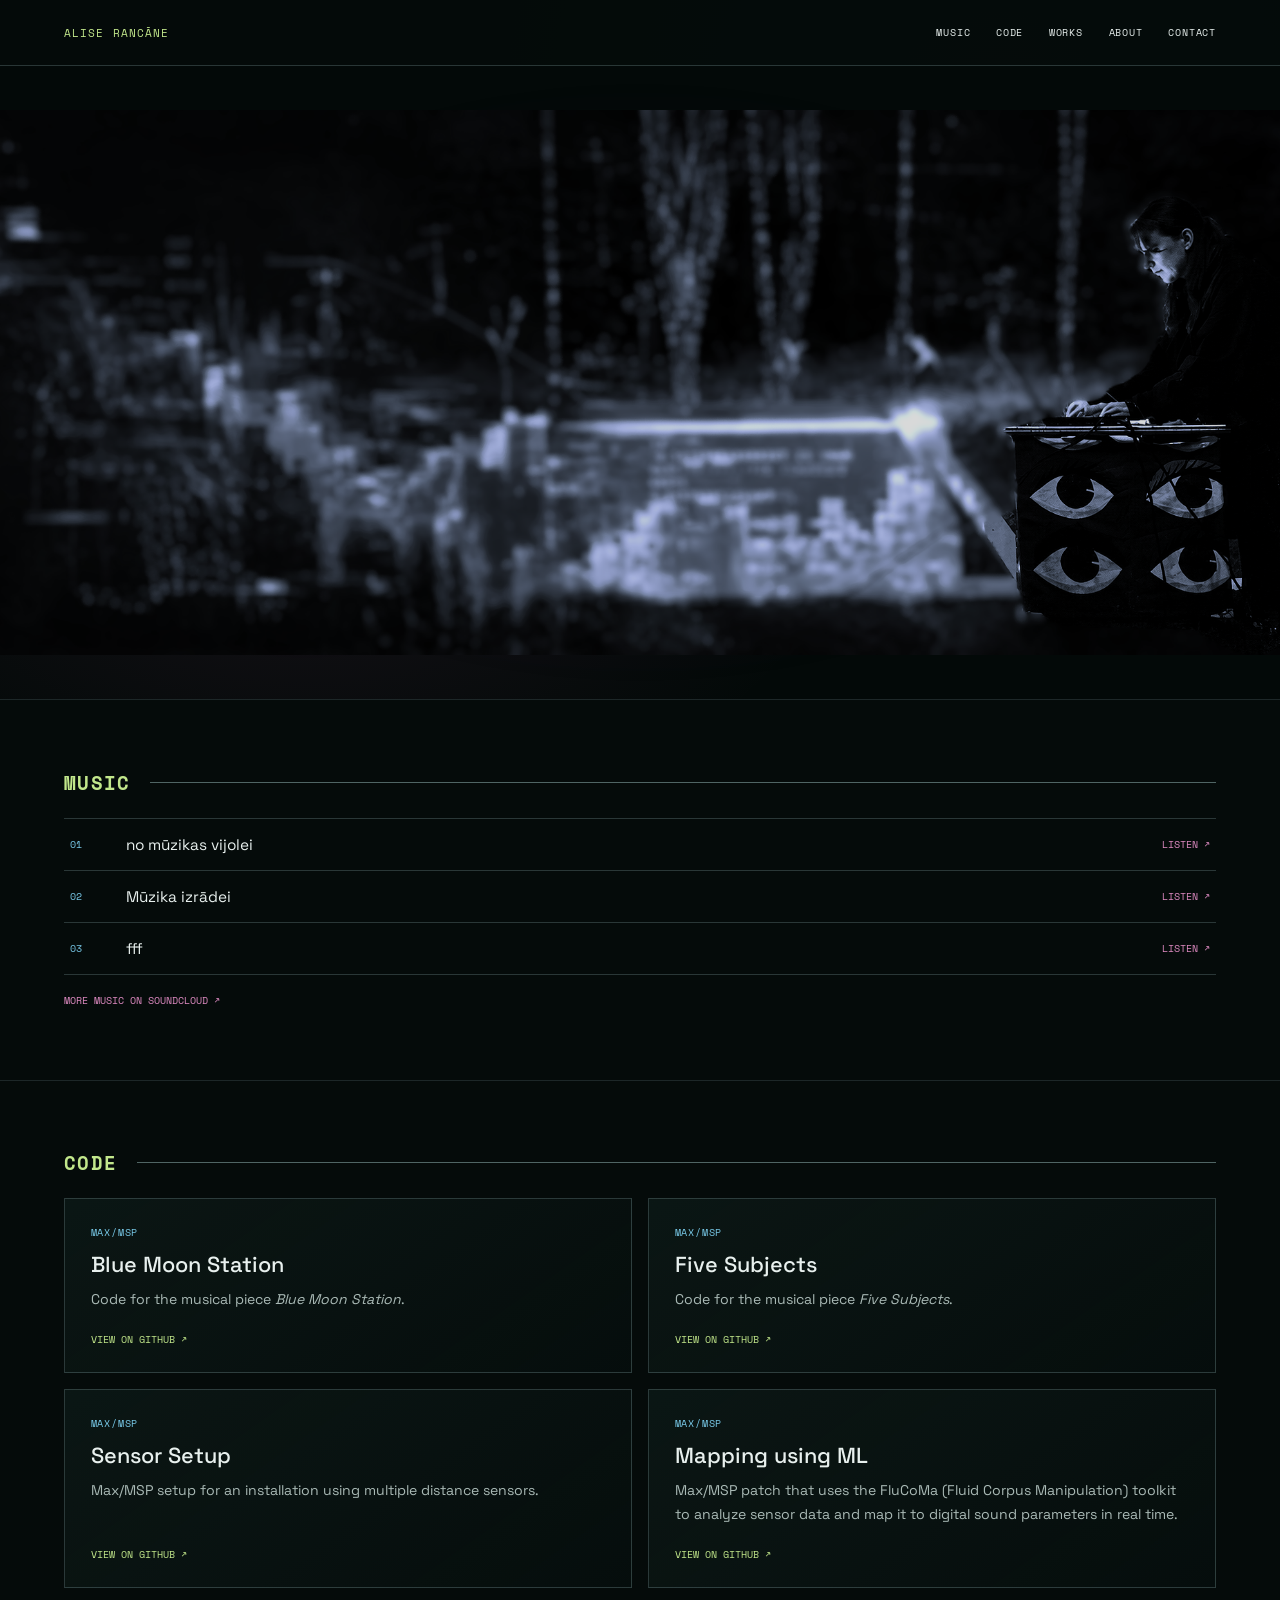
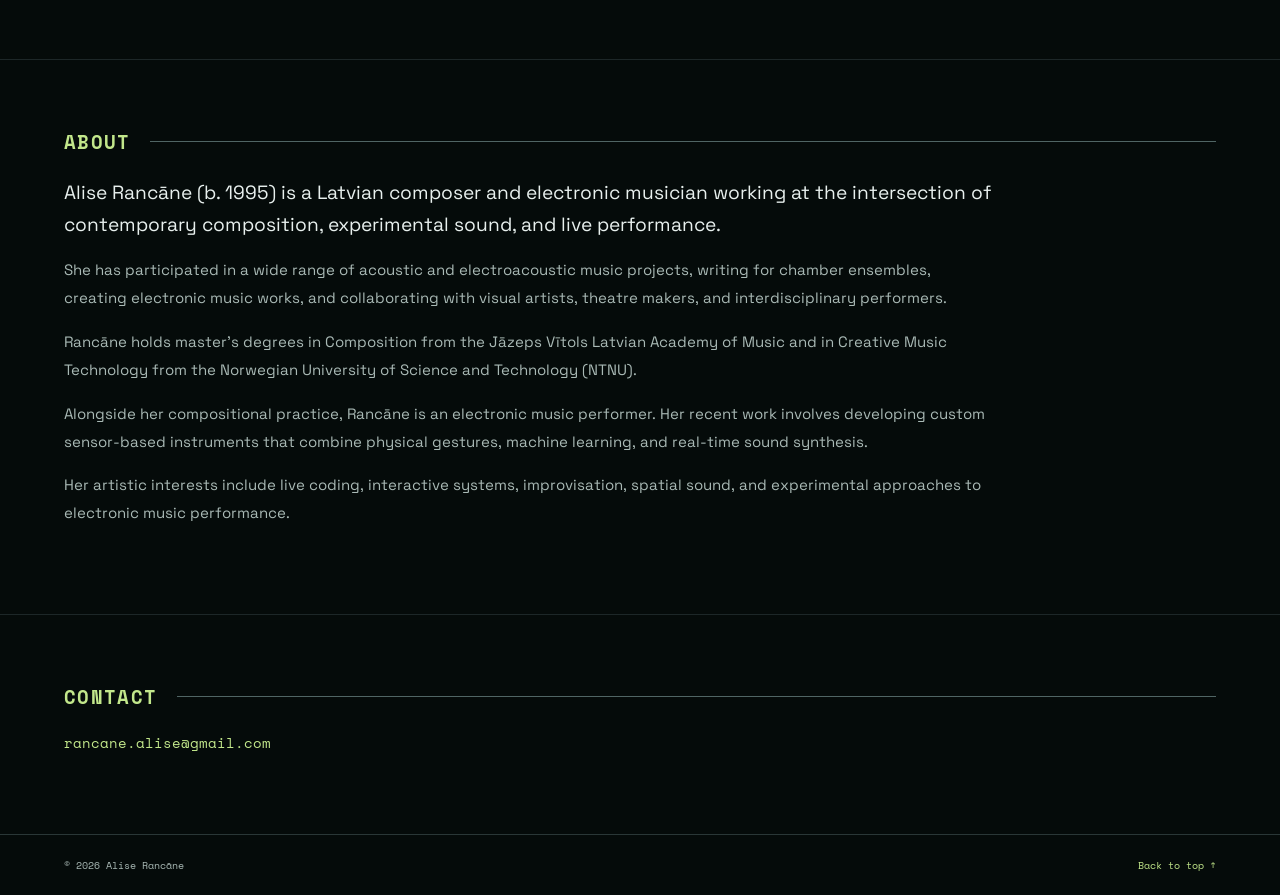
<file: index.html>
<!doctype html>
<html lang="en">
<head>
  <meta charset="utf-8">
  <meta name="viewport" content="width=device-width, initial-scale=1">
  <meta name="description" content="Alise Rancāne — contemporary music composer and electronic music performer.">
  <meta name="theme-color" content="#050b0a">
  <title>Alise Rancāne</title>
  <link rel="stylesheet" href="style.css">
</head>
<body>
  <header class="site-header">
    <a class="name-link" href="index.html">Alise Rancāne</a>

    <button class="menu-button" type="button"
      aria-expanded="false" aria-controls="navigation">
      <span class="menu-button-label">Menu</span>
      <span class="menu-button-icon" aria-hidden="true">☰</span>
    </button>

    <nav id="navigation" aria-label="Main navigation">
      <a href="#music">Music</a>
      <a href="#code">Code</a>
      <a class="works-nav-link" href="works.html" aria-haspopup="true" aria-expanded="false">Works</a>
      <a href="#about">About</a>
      <a href="#contact">Contact</a>
    </nav>

    <div class="hero-works works-hover-panel" aria-label="Selected works">
      <div class="hero-works-list">
        <a href="works.html#blue-moon-station" class="hero-work">
          <span class="work-index">01</span>
          <span class="work-details">
            <span class="work-title">Blue Moon Station</span>
            <span class="work-meta">Music for 5 musicians with computers</span>
          </span>
        </a>
        <a href="works.html#collapse" class="hero-work">
          <span class="work-index">02</span>
          <span class="work-details">
            <span class="work-title">Collapse as a Form of Control</span>
            <span class="work-meta">Performance</span>
          </span>
        </a>
        <a href="works.html#ars-magna" class="hero-work">
          <span class="work-index">03</span>
          <span class="work-details">
            <span class="work-title">Ars Magna</span>
            <span class="work-meta">Music for voice and electronics</span>
          </span>
        </a>
        <a href="works.html#hidden-layers-of-charlotte" class="hero-work">
          <span class="work-index">04</span>
          <span class="work-details">
            <span class="work-title">Hidden Layers of Charlotte</span>
            <span class="work-meta">Electronic piece</span>
          </span>
        </a>
        <a href="works.html#music-for-organ" class="hero-work">
          <span class="work-index">05</span>
          <span class="work-details">
            <span class="work-title">Music for Organ</span>
            <span class="work-meta">Composition</span>
          </span>
        </a>
        <a href="works.html#ordin" class="hero-work">
          <span class="work-index">06</span>
          <span class="work-details">
            <span class="work-title">ordin</span>
            <span class="work-meta">Music for two flutes and piano</span>
          </span>
        </a>
        <a href="works.html" class="view-all-works">View all works ↗</a>
      </div>
    </div>
  </header>

  <main id="top">
    <section class="hero" aria-label="Performance photograph">
      <div class="hero-glow" aria-hidden="true"></div>
      <img class="hero-image" src="alise.png"
        alt="Alise Rancāne performing electronic music outdoors.">
    </section>

    <section id="music" class="section">
      <div class="section-heading"><h2>Music</h2></div>
      <div class="track-list">
        <div class="track">
          <span class="track-number">01</span>
          <span class="track-title">no mūzikas vijolei</span>
          <a class="track-action" href="https://soundcloud.com/aliserancane/mazliet-no-muzikas-vijolei" target="_blank" rel="noopener noreferrer">Listen ↗</a>
        </div>
        <div class="track">
          <span class="track-number">02</span>
          <span class="track-title">Mūzika izrādei</span>
          <a class="track-action" href="https://soundcloud.com/aliserancane/muzika-izradei-kur-pazuda-valsts" target="_blank" rel="noopener noreferrer">Listen ↗</a>
        </div>
        <div class="track">
          <span class="track-number">03</span>
          <span class="track-title">fff</span>
          <a class="track-action" href="https://soundcloud.com/aliserancane/fff" target="_blank" rel="noopener noreferrer">Listen ↗</a>
        </div>
        <a class="text-link soundcloud-profile-link" href="https://soundcloud.com/aliserancane" target="_blank" rel="noopener noreferrer">More music on SoundCloud ↗</a>
      </div>
    </section>

    <section id="code" class="section">
      <div class="section-heading"><h2>Code</h2></div>
      <div class="project-grid code-grid">
        <article class="project-card">
          <p class="project-type">Max/MSP</p>
          <h3>Blue Moon Station</h3>
          <p>Code for the musical piece <em>Blue Moon Station</em>.</p>
          <a href="https://github.com/aliserancane/blueMoonStation" target="_blank" rel="noopener noreferrer">View on GitHub ↗</a>
        </article>
        <article class="project-card">
          <p class="project-type">Max/MSP</p>
          <h3>Five Subjects</h3>
          <p>Code for the musical piece <em>Five Subjects</em>.</p>
          <a href="https://github.com/aliserancane/FiveSubjects" target="_blank" rel="noopener noreferrer">View on GitHub ↗</a>
        </article>
        <article class="project-card">
          <p class="project-type">Max/MSP</p>
          <h3>Sensor Setup</h3>
          <p>Max/MSP setup for an installation using multiple distance sensors.</p>
          <a href="https://github.com/aliserancane/setupForInstallation" target="_blank" rel="noopener noreferrer">View on GitHub ↗</a>
        </article>
        <article class="project-card">
          <p class="project-type">Max/MSP</p>
          <h3>Mapping using ML</h3>
          <p>Max/MSP patch that uses the FluCoMa (Fluid Corpus Manipulation) toolkit to analyze sensor data and map it to digital sound parameters in real time.</p>
          <a href="https://github.com/aliserancane/MLusingFlucoma" target="_blank" rel="noopener noreferrer">View on GitHub ↗</a>
        </article>
      </div>
    </section>

    <section id="about" class="section about-section">
      <div class="section-heading"><h2>About</h2></div>
      <div class="about-copy">
        <p class="lead">Alise Rancāne (b. 1995) is a Latvian composer and electronic musician working at the intersection of contemporary composition, experimental sound, and live performance.</p>
        <p>She has participated in a wide range of acoustic and electroacoustic music projects, writing for chamber ensembles, creating electronic music works, and collaborating with visual artists, theatre makers, and interdisciplinary performers.</p>
        <p>Rancāne holds master’s degrees in Composition from the Jāzeps Vītols Latvian Academy of Music and in Creative Music Technology from the Norwegian University of Science and Technology (NTNU).</p>
        <p>Alongside her compositional practice, Rancāne is an electronic music performer. Her recent work involves developing custom sensor-based instruments that combine physical gestures, machine learning, and real-time sound synthesis.</p>
        <p>Her artistic interests include live coding, interactive systems, improvisation, spatial sound, and experimental approaches to electronic music performance.</p>
      </div>
    </section>

    <section id="contact" class="section contact-section">
      <div class="section-heading"><h2>Contact</h2></div>
      <div class="contact-copy">
        <div class="contact-links">
          <a href="mailto:rancane.alise@gmail.com">rancane.alise@gmail.com</a>
        </div>
      </div>
    </section>
  </main>

  <footer class="site-footer">
    <p>© <span id="year"></span> Alise Rancāne</p>
    <a href="#top">Back to top ↑</a>
  </footer>

  <script src="script.js"></script>
</body>
</html>
</file>
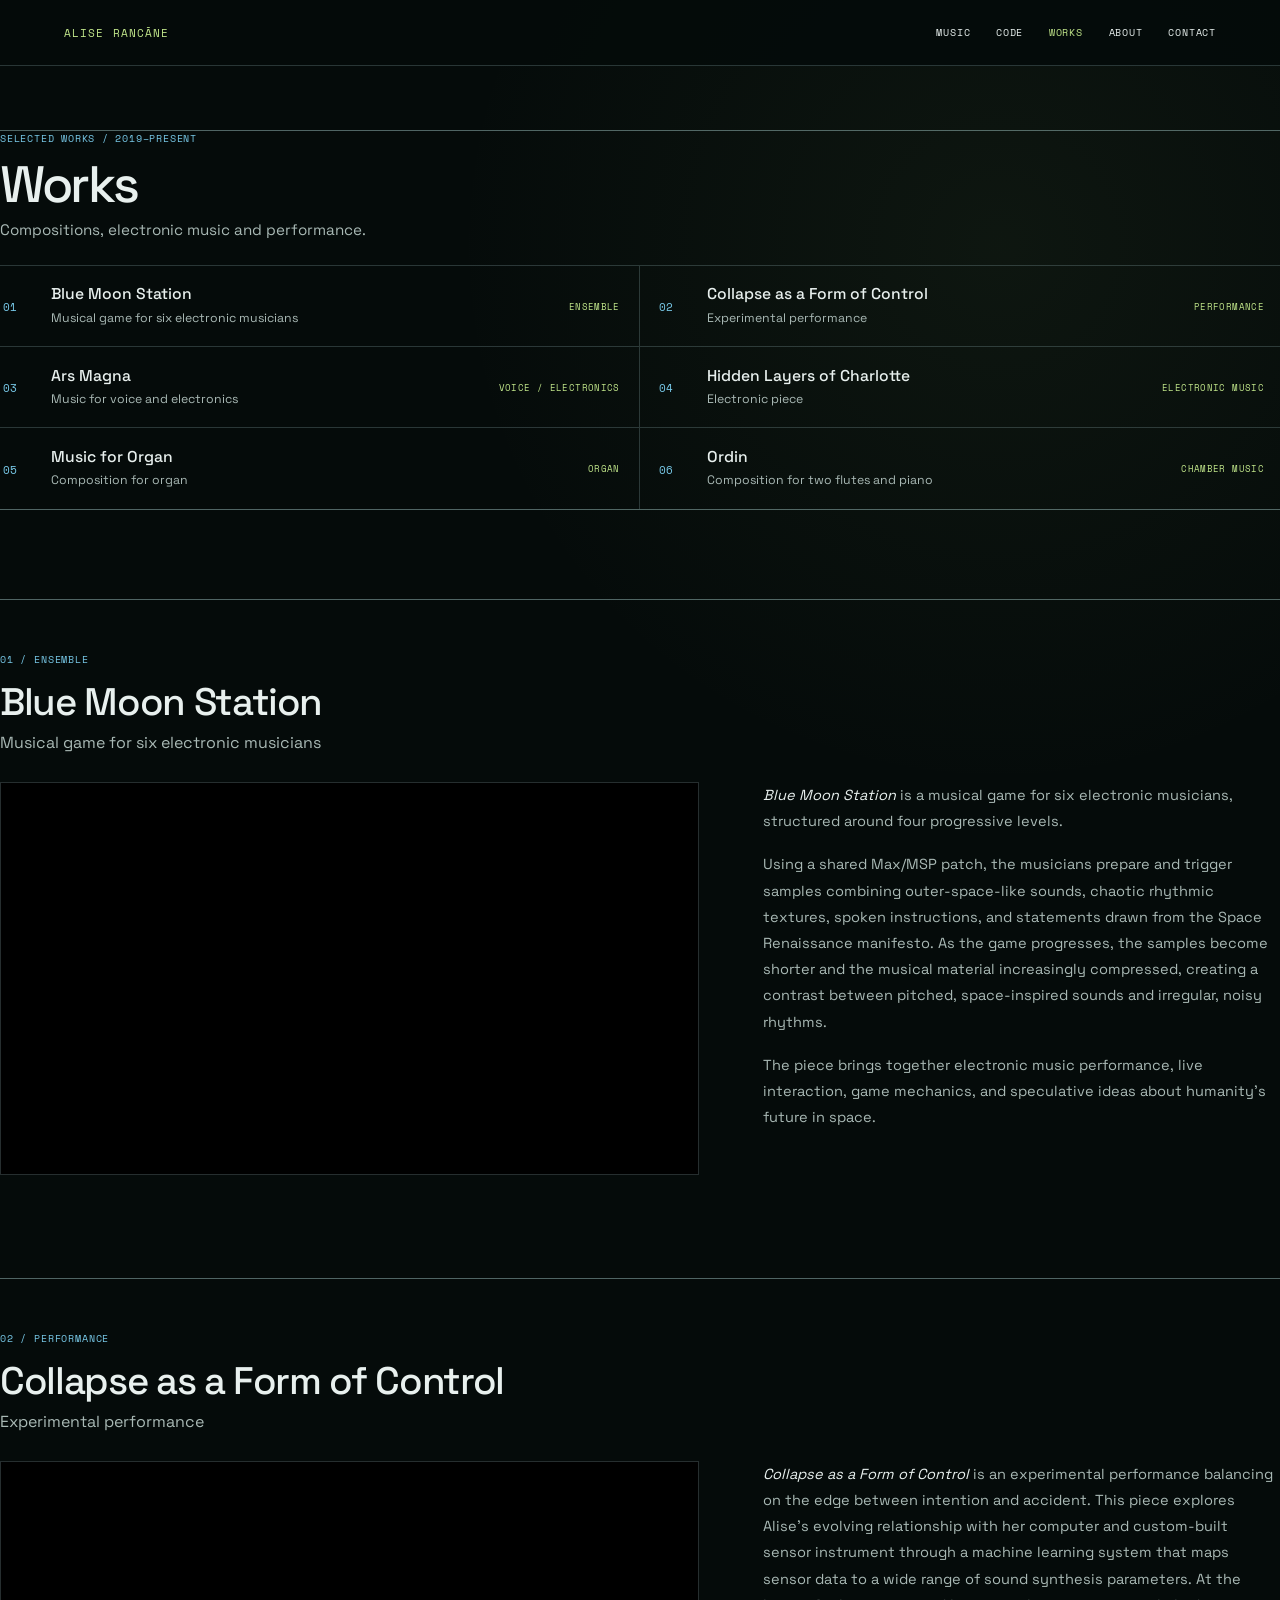
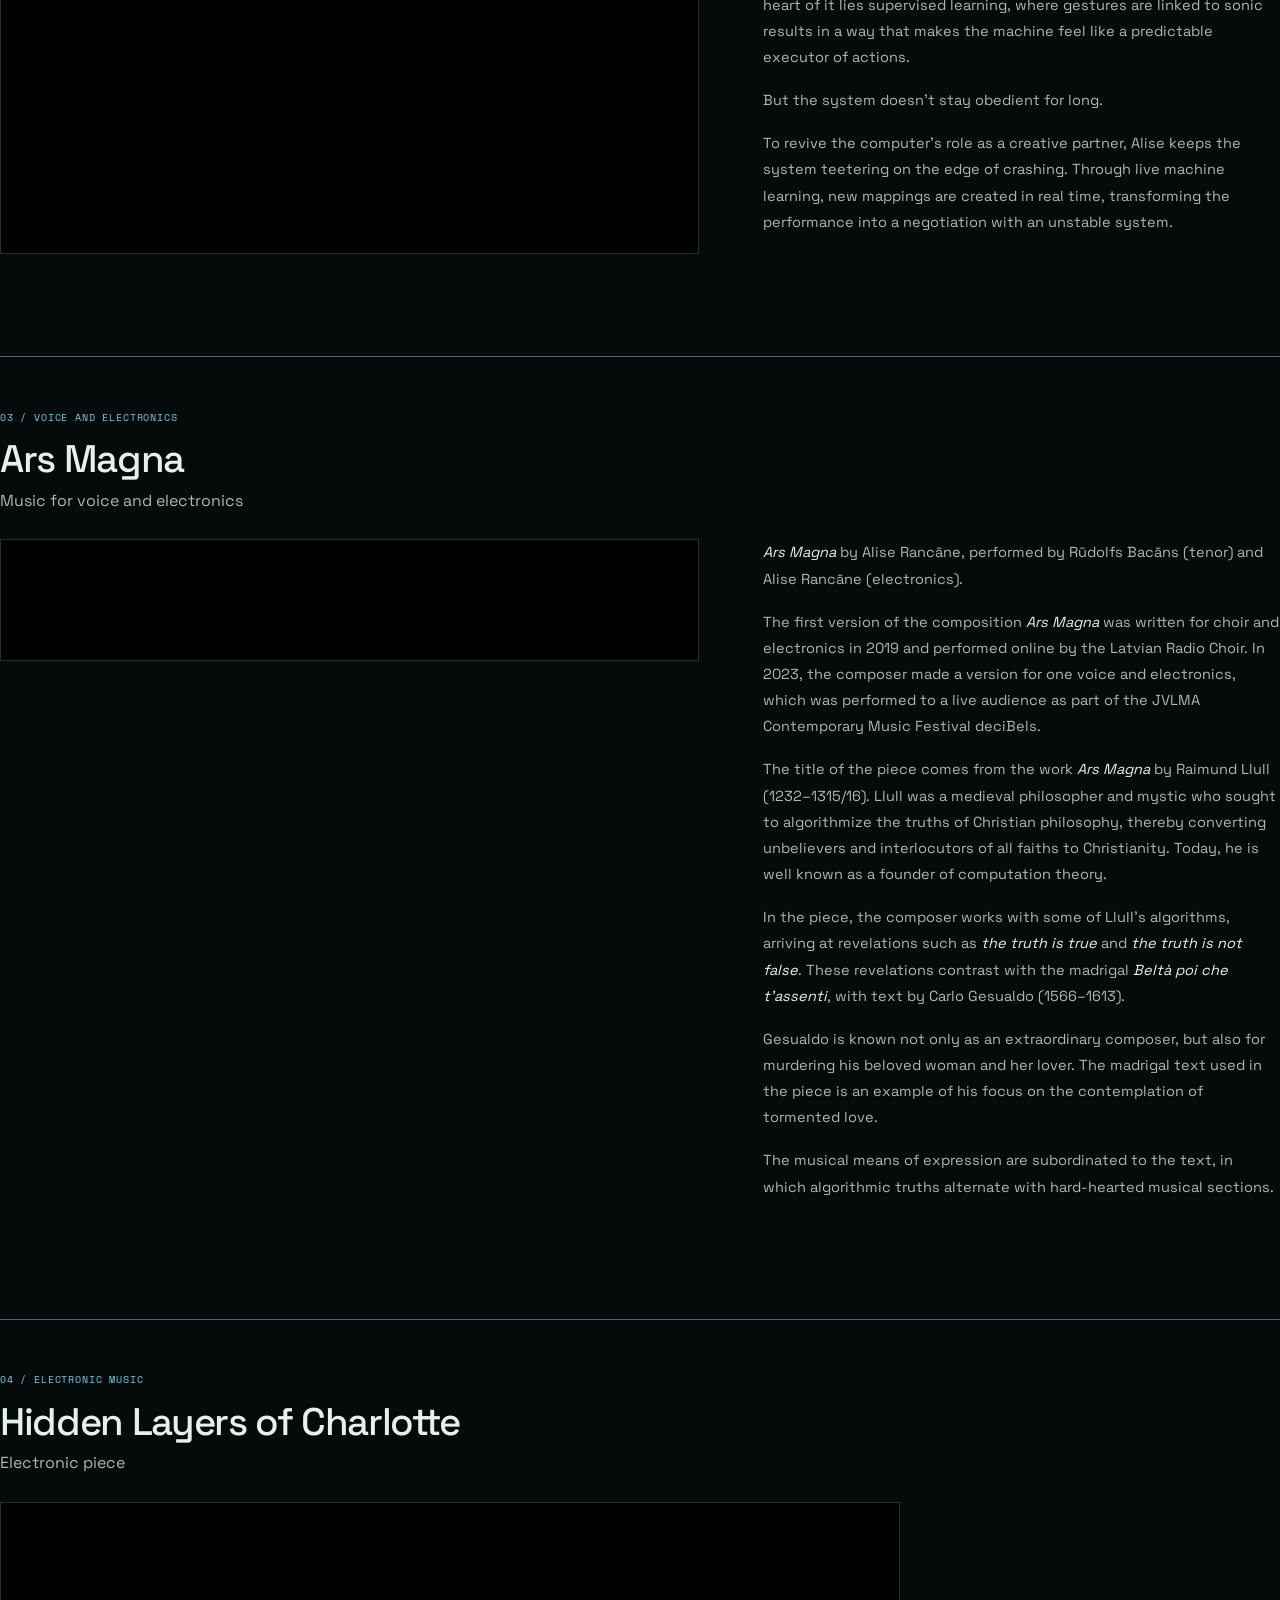
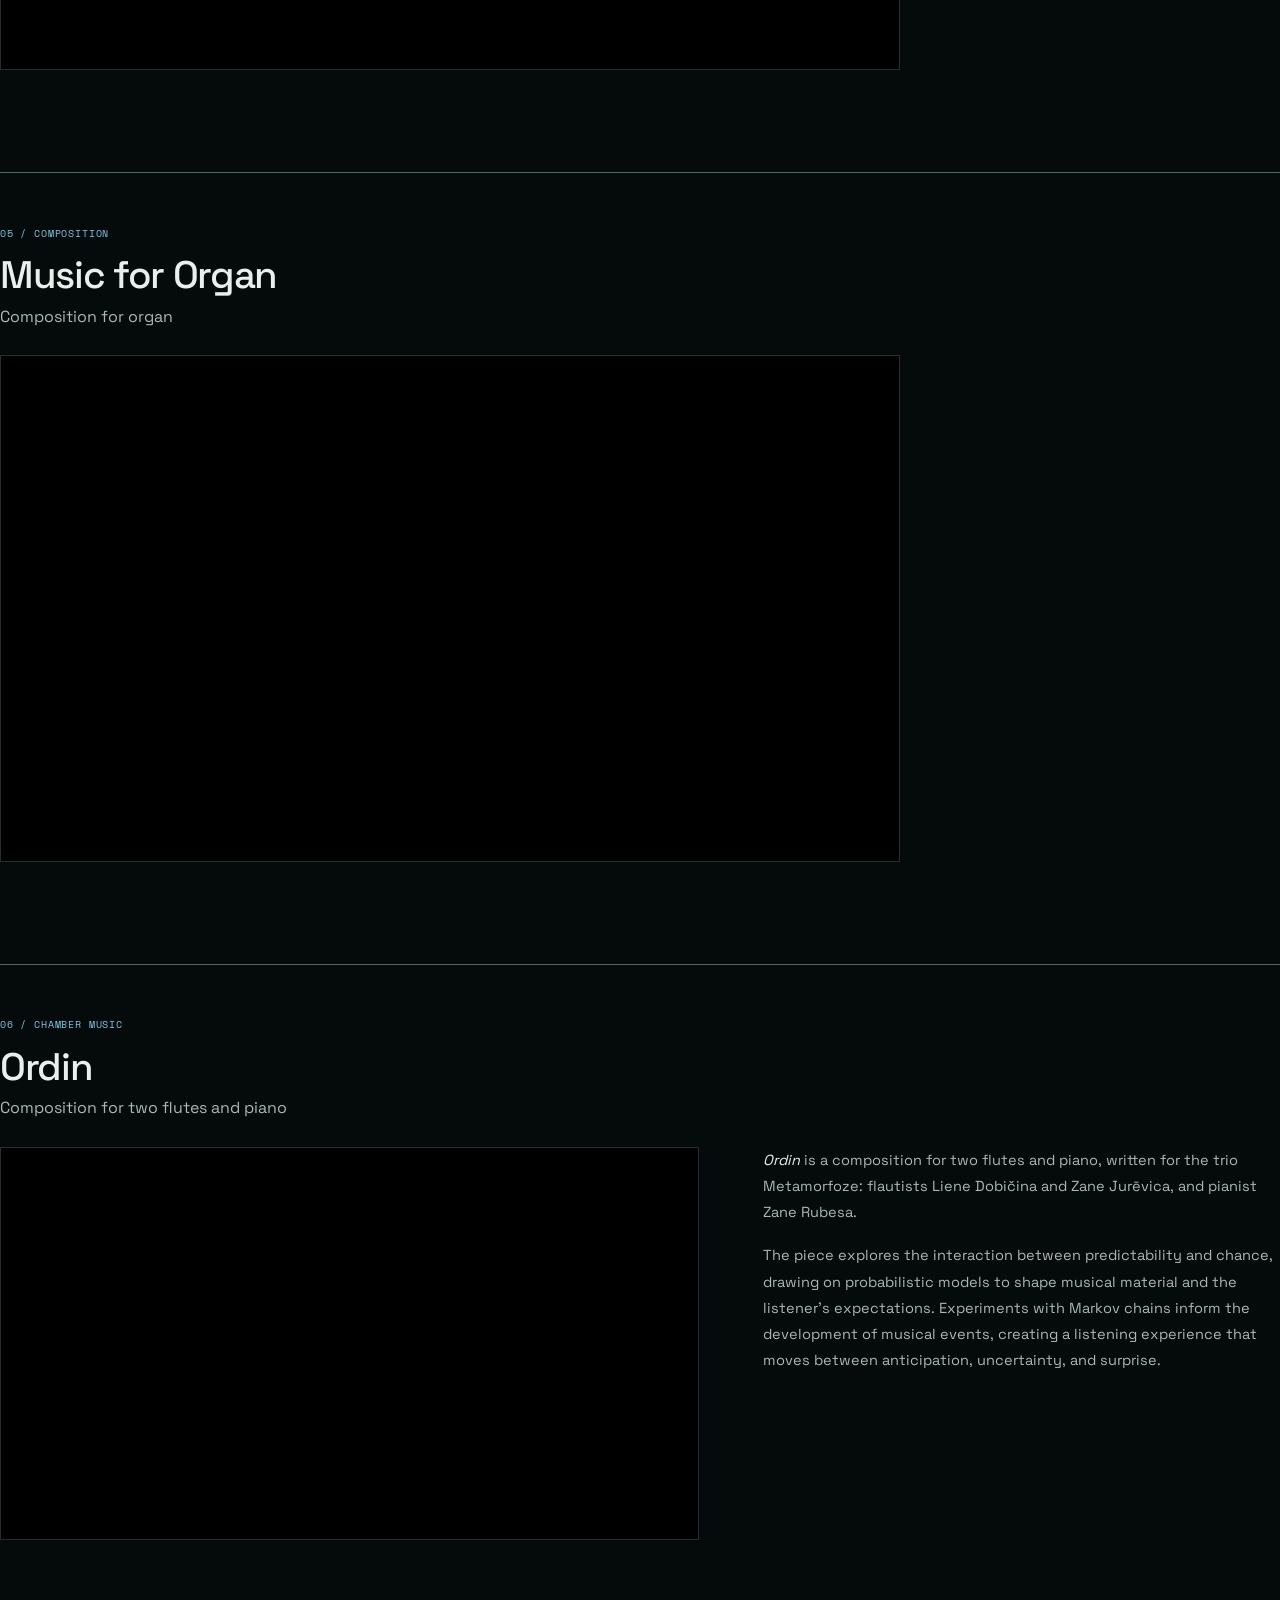
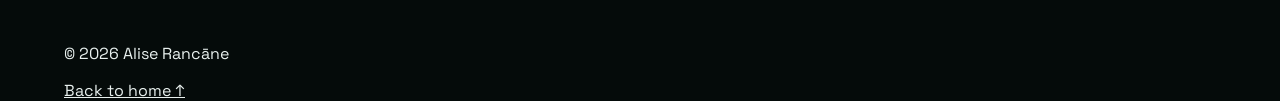
<file: works.html>
<!doctype html>
<html lang="en">
<head>
  <meta charset="utf-8">
  <meta name="viewport" content="width=device-width, initial-scale=1">
  <meta name="description" content="Selected compositions, electronic music and interdisciplinary works by Alise Rancāne.">
  <title>Works — Alise Rancāne</title>
  <link rel="stylesheet" href="style.css">
  <link rel="stylesheet" href="works.css">
</head>

<body class="works-body">

  <header class="site-header">
    <a class="name-link" href="index.html">Alise Rancāne</a>

    <button class="menu-button" type="button"
      aria-expanded="false" aria-controls="navigation">
      Menu
    </button>

    <nav id="navigation" aria-label="Main navigation">
      <a href="index.html#music">Music</a>
      <a href="index.html#code">Code</a>
      <a href="works.html" aria-current="page">Works</a>
      <a href="index.html#about">About</a>
      <a href="index.html#contact">Contact</a>
    </nav>
  </header>

  <main>

    <!-- WORKS INDEX -->

    <section class="works-index" aria-label="Works list">
      <div class="works-index-heading">
        <p class="project-type">SELECTED WORKS / 2019–PRESENT</p>
        <h1>Works</h1>
        <p>Compositions, electronic music and performance.</p>
      </div>

      <a class="works-row" href="#blue-moon-station">
        <span class="work-index">01</span>
        <span class="works-row-main">
          <span class="works-row-title">Blue Moon Station</span>
          <span class="works-row-meta">Musical game for six electronic musicians</span>
        </span>
        <span class="works-row-type">Ensemble</span>
      </a>

      <a class="works-row" href="#collapse">
        <span class="work-index">02</span>
        <span class="works-row-main">
          <span class="works-row-title">Collapse as a Form of Control</span>
          <span class="works-row-meta">Experimental performance</span>
        </span>
        <span class="works-row-type">Performance</span>
      </a>

      <a class="works-row" href="#ars-magna">
        <span class="work-index">03</span>
        <span class="works-row-main">
          <span class="works-row-title">Ars Magna</span>
          <span class="works-row-meta">Music for voice and electronics</span>
        </span>
        <span class="works-row-type">Voice / electronics</span>
      </a>

      <a class="works-row" href="#hidden-layers-of-charlotte">
        <span class="work-index">04</span>
        <span class="works-row-main">
          <span class="works-row-title">Hidden Layers of Charlotte</span>
          <span class="works-row-meta">Electronic piece</span>
        </span>
        <span class="works-row-type">Electronic music</span>
      </a>

      <a class="works-row" href="#music-for-organ">
        <span class="work-index">05</span>
        <span class="works-row-main">
          <span class="works-row-title">Music for Organ</span>
          <span class="works-row-meta">Composition for organ</span>
        </span>
        <span class="works-row-type">Organ</span>
      </a>

      <a class="works-row" href="#ordin">
        <span class="work-index">06</span>
        <span class="works-row-main">
          <span class="works-row-title">Ordin</span>
          <span class="works-row-meta">Composition for two flutes and piano</span>
        </span>
        <span class="works-row-type">Chamber music</span>
      </a>

    </section>


    <!-- 01 BLUE MOON STATION -->

    <section id="blue-moon-station" class="work-detail">
      <p class="project-type">01 / Ensemble</p>
      <h2>Blue Moon Station</h2>
      <p class="work-subtitle">Musical game for six electronic musicians</p>

      <div class="work-video">
        <iframe
          src="https://www.youtube-nocookie.com/embed/oLTLxN2gwDc?start=2421"
          title="Blue Moon Station — Alise Rancāne"
          loading="lazy"
          allow="accelerometer; autoplay; clipboard-write; encrypted-media; gyroscope; picture-in-picture; web-share"
          referrerpolicy="strict-origin-when-cross-origin"
          allowfullscreen>
        </iframe>
      </div>

      <div class="work-description">
        <p>
          <em>Blue Moon Station</em> is a musical game for six electronic
          musicians, structured around four progressive levels.
        </p>

        <p>
          Using a shared Max/MSP patch, the musicians prepare and trigger
          samples combining outer-space-like sounds, chaotic rhythmic
          textures, spoken instructions, and statements drawn from the
          Space Renaissance manifesto. As the game progresses, the samples
          become shorter and the musical material increasingly compressed,
          creating a contrast between pitched, space-inspired sounds and
          irregular, noisy rhythms.
        </p>

        <p>
          The piece brings together electronic music performance, live
          interaction, game mechanics, and speculative ideas about
          humanity's future in space.
        </p>
      </div>
    </section>


    <!-- 02 COLLAPSE AS A FORM OF CONTROL -->

    <section id="collapse" class="work-detail">
      <p class="project-type">02 / Performance</p>
      <h2>Collapse as a Form of Control</h2>
      <p class="work-subtitle">Experimental performance</p>

      <div class="work-video">
        <iframe
          src="https://www.youtube-nocookie.com/embed/TfdXz4Kpze0"
          title="Collapse as a Form of Control — Alise Rancāne"
          loading="lazy"
          allow="accelerometer; autoplay; clipboard-write; encrypted-media; gyroscope; picture-in-picture; web-share"
          referrerpolicy="strict-origin-when-cross-origin"
          allowfullscreen>
        </iframe>
      </div>

      <div class="work-description">
        <p>
          <em>Collapse as a Form of Control</em> is an experimental performance
          balancing on the edge between intention and accident. This piece
          explores Alise's evolving relationship with her computer and
          custom-built sensor instrument through a machine learning system that
          maps sensor data to a wide range of sound synthesis parameters.
          At the heart of it lies supervised learning, where gestures are linked
          to sonic results in a way that makes the machine feel like a predictable
          executor of actions.
        </p>

        <p>But the system doesn't stay obedient for long.</p>

        <p>
          To revive the computer's role as a creative partner, Alise keeps the
          system teetering on the edge of crashing. Through live machine learning,
          new mappings are created in real time, transforming the performance
          into a negotiation with an unstable system.
        </p>
      </div>
    </section>


    <!-- 03 ARS MAGNA -->

    <section id="ars-magna" class="work-detail">
      <p class="project-type">03 / Voice and electronics</p>
      <h2>Ars Magna</h2>
      <p class="work-subtitle">Music for voice and electronics</p>

      <div class="work-bandcamp">
        <iframe
          style="border: 0; width: 100%; height: 120px;"
          src="https://bandcamp.com/EmbeddedPlayer/track=2578624862/size=large/bgcol=111612/linkcol=a4b59a/tracklist=false/artwork=small/transparent=true/"
          seamless
          title="Listen to Ars Magna by Alise Rancāne on Bandcamp">
          <a href="https://aliserancane.bandcamp.com/track/arsmagna">
            Ars Magna by Alise Rancāne
          </a>
        </iframe>
      </div>

      <div class="work-description">
        <p>
          <em>Ars Magna</em> by Alise Rancāne, performed by Rūdolfs Bacāns
          (tenor) and Alise Rancāne (electronics).
        </p>

        <p>
          The first version of the composition <em>Ars Magna</em> was written
          for choir and electronics in 2019 and performed online by the Latvian
          Radio Choir. In 2023, the composer made a version for one voice and
          electronics, which was performed to a live audience as part of the
          JVLMA Contemporary Music Festival deciBels.
        </p>

        <p>
          The title of the piece comes from the work <em>Ars Magna</em> by
          Raimund Llull (1232–1315/16). Llull was a medieval philosopher and
          mystic who sought to algorithmize the truths of Christian philosophy,
          thereby converting unbelievers and interlocutors of all faiths to
          Christianity. Today, he is well known as a founder of computation
          theory.
        </p>

        <p>
          In the piece, the composer works with some of Llull's algorithms,
          arriving at revelations such as <em>the truth is true</em> and
          <em>the truth is not false</em>. These revelations contrast with the
          madrigal <em>Beltà poi che t'assenti</em>, with text by Carlo Gesualdo
          (1566–1613).
        </p>

        <p>
          Gesualdo is known not only as an extraordinary composer, but also
          for murdering his beloved woman and her lover. The madrigal text
          used in the piece is an example of his focus on the contemplation
          of tormented love.
        </p>

        <p>
          The musical means of expression are subordinated to the text, in
          which algorithmic truths alternate with hard-hearted musical
          sections.
        </p>
      </div>
    </section>


    <!-- 04 HIDDEN LAYERS OF CHARLOTTE -->

    <section id="hidden-layers-of-charlotte" class="work-detail">
      <p class="project-type">04 / Electronic music</p>
      <h2>Hidden Layers of Charlotte</h2>
      <p class="work-subtitle">Electronic piece</p>

      <div class="work-soundcloud">
        <iframe
          width="100%"
          height="166"
          scrolling="no"
          frameborder="no"
          allow="autoplay; encrypted-media"
          src="https://w.soundcloud.com/player/?url=https%3A//api.soundcloud.com/tracks/soundcloud%253Atracks%253A2387163990&color=%23b6d88b&auto_play=false&hide_related=false&show_comments=true&show_user=true&show_reposts=false&show_teaser=true"
          title="Hidden Layers of Charlotte — Alise Rancāne"
          loading="lazy">
        </iframe>
      </div>
    </section>


    <!-- 05 MUSIC FOR ORGAN -->

    <section id="music-for-organ" class="work-detail">
      <p class="project-type">05 / Composition</p>
      <h2>Music for Organ</h2>
      <p class="work-subtitle">Composition for organ</p>

      <div class="work-video">
        <iframe
          src="https://www.youtube-nocookie.com/embed/R5V2gGRiUkI?start=2435"
          title="Music for Organ — Alise Rancāne"
          loading="lazy"
          allow="accelerometer; autoplay; clipboard-write; encrypted-media; gyroscope; picture-in-picture; web-share"
          referrerpolicy="strict-origin-when-cross-origin"
          allowfullscreen>
        </iframe>
      </div>
    </section>


    <!-- 06 ORDIN -->

    <section id="ordin" class="work-detail">
      <p class="project-type">06 / Chamber music</p>
      <h2>Ordin</h2>
      <p class="work-subtitle">Composition for two flutes and piano</p>

      <div class="work-video">
        <iframe
          src="https://www.youtube-nocookie.com/embed/BffsRUPx0l8"
          title="Ordin — Alise Rancāne"
          loading="lazy"
          allow="accelerometer; autoplay; clipboard-write; encrypted-media; gyroscope; picture-in-picture; web-share"
          referrerpolicy="strict-origin-when-cross-origin"
          allowfullscreen>
        </iframe>
      </div>

      <div class="work-description">
        <p>
          <em>Ordin</em> is a composition for two flutes and piano, written for
          the trio Metamorfoze: flautists Liene Dobičina and Zane Jurēvica,
          and pianist Zane Rubesa.
        </p>

        <p>
          The piece explores the interaction between predictability and chance,
          drawing on probabilistic models to shape musical material and the
          listener's expectations. Experiments with Markov chains inform the
          development of musical events, creating a listening experience that
          moves between anticipation, uncertainty, and surprise.
        </p>
      </div>
    </section>

  </main>

  <footer>
    <p>© <span id="year"></span> Alise Rancāne</p>
    <a href="index.html">Back to home ↑</a>
  </footer>

  <script src="script.js"></script>

</body>
</html>
</file>
<file: style.css>
/* ALISE RANCĀNE — PORTFOLIO
   Complete responsive stylesheet.
*/
@import url('https://fonts.googleapis.com/css2?family=Space+Grotesk:wght@400;500;600;700&family=Space+Mono:wght@400;700&display=swap');

:root {
  --ink: #e8f0ee;
  --paper: #050b0a;
  --panel: #0b1715;
  --panel-raised: rgba(7, 17, 16, 0.97);
  --accent: #c2e78b;
  --accent-dark: #07120d;
  --muted: #a9b9b5;
  --blue: #78c9e8;
  --pink: #df8bc2;
  --line: rgba(173, 211, 215, 0.22);
  --line-strong: rgba(183, 226, 225, 0.42);
  --sans: "Space Grotesk", "Segoe UI", Arial, sans-serif;
  --mono: "Space Mono", "Courier New", monospace;
  --gutter: clamp(1rem, 5vw, 5rem);
  --ease: cubic-bezier(0.2, 0.7, 0.2, 1);
}

* { box-sizing: border-box; }
html { scroll-behavior: smooth; scroll-padding-top: 5rem; }
body {
  margin: 0;
  min-width: 320px;
  overflow-x: hidden;
  background:
    radial-gradient(circle at 78% 5%, rgba(125, 163, 93, 0.075), transparent 34rem),
    var(--paper);
  color: var(--ink);
  font-family: var(--sans);
  -webkit-font-smoothing: antialiased;
  text-rendering: optimizeLegibility;
}
img, video, iframe { display: block; max-width: 100%; }
a { color: inherit; }
button { color: inherit; font: inherit; }
::selection { background: var(--accent); color: var(--accent-dark); }
a:focus-visible, button:focus-visible { outline: 1px solid var(--accent); outline-offset: 4px; }

/* Header and navigation */
.site-header {
  position: relative;
  z-index: 20;
  display: flex;
  align-items: center;
  justify-content: space-between;
  gap: 2rem;
  min-height: 4.1rem;
  padding: 0.85rem var(--gutter);
  border-bottom: 1px solid var(--line);
  background: rgba(5, 11, 10, 0.96);
}
.name-link {
  flex: 0 0 auto;
  color: var(--accent);
  font-family: var(--mono);
  font-size: 0.7rem;
  letter-spacing: 0.1em;
  text-decoration: none;
  text-transform: uppercase;
  white-space: nowrap;
}
#navigation {
  display: flex;
  align-items: center;
  justify-content: flex-end;
  gap: clamp(1rem, 2vw, 2rem);
}
#navigation a {
  color: var(--ink);
  font-family: var(--mono);
  font-size: 0.64rem;
  letter-spacing: 0.08em;
  text-decoration: none;
  text-transform: uppercase;
  transition: color 180ms ease;
  white-space: nowrap;
}
#navigation a:hover, #navigation a:focus-visible,
#navigation a[aria-current="page"] { color: var(--accent); }
.menu-button {
  display: none;
  border: 1px solid var(--line-strong);
  border-radius: 2px;
  padding: 0.55rem 0.7rem;
  background: transparent;
  color: var(--ink);
  font-family: var(--mono);
  font-size: 0.65rem;
  letter-spacing: 0.06em;
  text-transform: uppercase;
  cursor: pointer;
}
.menu-button-icon { display: none; }

/* Selected works dropdown — anchored to the header, below the nav. */
.hero-works {
  position: absolute;
  top: calc(100% + 0.45rem);
  right: var(--gutter);
  z-index: 50;
  width: min(27rem, calc(100vw - 2 * var(--gutter)));
  opacity: 0;
  visibility: hidden;
  pointer-events: none;
  transform: translateY(-0.4rem);
  transition: opacity 160ms ease, transform 160ms ease, visibility 160ms ease;
}
.hero-works.is-open {
  opacity: 1;
  visibility: visible;
  pointer-events: auto;
  transform: translateY(0);
}
.hero-works-list {
  padding: 0.55rem 1rem;
  border: 1px solid var(--line-strong);
  background: rgba(5, 12, 11, 0.98);
  box-shadow: 0 18px 45px rgba(0, 0, 0, 0.42);
}
.hero-work {
  display: grid;
  grid-template-columns: 2rem minmax(0, 1fr);
  gap: 0.8rem;
  align-items: start;
  padding: 0.8rem 0.15rem;
  border-bottom: 1px solid var(--line);
  text-decoration: none;
  transition: padding 160ms ease, color 160ms ease;
}
.hero-work:hover { padding-left: 0.45rem; }
.work-index { color: var(--blue); font: 0.65rem var(--mono); padding-top: 0.15rem; }
.work-details { display: grid; gap: 0.2rem; }
.work-title { color: var(--ink); font-size: 0.9rem; }
.work-meta { color: var(--muted); font-size: 0.72rem; }
.hero-work:hover .work-title { color: var(--accent); }
.view-all-works {
  display: inline-block;
  margin-top: 0.8rem;
  color: var(--accent);
  font: 0.65rem var(--mono);
  text-decoration: none;
  text-transform: uppercase;
}


.hero {
  position: relative;
  display: grid;
  place-items: center;
  min-height: 0;
  padding: clamp(1.5rem, 3.5vw, 3.2rem) var(--gutter);
  overflow: hidden;
  isolation: isolate;
  background:
    radial-gradient(ellipse at 50% 48%, rgba(61, 135, 165, 0.16), transparent 48%),
    radial-gradient(ellipse at 24% 78%, rgba(184, 80, 151, 0.09), transparent 38%),
    #030908;
}
.hero-glow {
  position: absolute;
  inset: 8% 12%;
  z-index: -1;
  border-radius: 50%;
  background: radial-gradient(ellipse, rgba(89, 165, 192, 0.16), rgba(147, 91, 166, 0.06) 42%, transparent 72%);
  filter: blur(35px);
  pointer-events: none;
}
.hero-image {
  display: block;
  width: 120%;
  height: auto;
  max-width: none;
  object-fit: contain;
}

/* Main sections */
.section {
  padding: clamp(3rem, 5.5vw, 5rem) var(--gutter);
  border-top: 1px solid rgba(173, 211, 215, 0.14);
}
.section-heading {
  display: flex;
  align-items: center;
  gap: 1.2rem;
  margin: 0 0 1.5rem;
}
.section-heading::after {
  content: "";
  flex: 1;
  height: 1px;
  background: var(--line-strong);
}
.section-heading h2 {
  margin: 0;
  color: var(--accent);
  font: 700 clamp(1.05rem, 1.5vw, 1.35rem)/1.2 var(--mono);
  letter-spacing: 0.07em;
  text-transform: uppercase;
}

/* Music */
.track-list { width: 100%; border-top: 1px solid var(--line); }
.track {
  display: grid;
  grid-template-columns: 2.5rem minmax(0, 1fr) auto;
  align-items: center;
  gap: 1rem;
  padding: 1rem 0.35rem;
  border-bottom: 1px solid var(--line);
  transition: background 160ms ease;
}
.track:hover { background: rgba(194, 231, 139, 0.045); }
.track-number { color: var(--blue); font: 0.65rem var(--mono); }
.track-title { color: var(--ink); font-size: clamp(0.95rem, 1.2vw, 1.1rem); }
.track-action, .text-link {
  color: var(--pink);
  font: 0.65rem var(--mono);
  text-decoration: none;
  text-transform: uppercase;
}
.track-action:hover, .text-link:hover { color: var(--accent); }
.soundcloud-profile-link { display: inline-block; margin-top: 1.1rem; }

/* Code cards */
.project-grid {
  display: grid;
  grid-template-columns: repeat(2, minmax(0, 1fr));
  gap: 1rem;
}
.project-card {
  display: flex;
  flex-direction: column;
  align-items: flex-start;
  min-width: 0;
  padding: clamp(1.1rem, 2vw, 1.6rem);
  border: 1px solid var(--line);
  background: linear-gradient(145deg, rgba(11, 23, 21, 0.92), rgba(6, 14, 13, 0.72));
  transition: border-color 180ms ease, transform 180ms ease, background 180ms ease;
}
.project-card:hover { border-color: var(--line-strong); transform: translateY(-2px); }
.project-type {
  margin: 0 0 0.7rem;
  color: var(--blue);
  font: 0.62rem var(--mono);
  letter-spacing: 0.08em;
  text-transform: uppercase;
}
.project-card h3 {
  margin: 0 0 0.6rem;
  color: var(--ink);
  font-size: clamp(1.15rem, 1.7vw, 1.5rem);
  font-weight: 500;
}
.project-card p:not(.project-type) {
  margin: 0 0 1.2rem;
  color: var(--muted);
  font-size: 0.88rem;
  line-height: 1.7;
}
.project-card > a {
  margin-top: auto;
  color: var(--accent);
  font: 0.65rem var(--mono);
  text-decoration: none;
  text-transform: uppercase;
}
.project-card > a:hover { color: var(--pink); }

/* About and contact */
.about-copy { max-width: 58rem; }
.about-copy p {
  margin: 0 0 1rem;
  color: var(--muted);
  font-size: 0.94rem;
  line-height: 1.85;
}
.about-copy p.lead { color: var(--ink); font-size: clamp(1.05rem, 1.5vw, 1.25rem); line-height: 1.65; }
.contact-copy { min-height: 2rem; }
.contact-links a {
  color: var(--accent);
  font: 0.9rem var(--mono);
  text-decoration: none;
}
.contact-links a:hover { color: var(--pink); }

/* Footer */
.site-footer {
  display: flex;
  align-items: center;
  justify-content: space-between;
  gap: 1rem;
  padding: 1.4rem var(--gutter);
  border-top: 1px solid var(--line);
  color: var(--muted);
  font: 0.63rem var(--mono);
}
.site-footer p { margin: 0; }
.site-footer a { color: var(--accent); text-decoration: none; }
.site-footer a:hover { color: var(--pink); }

/* Responsive navigation and layout */
@media (max-width: 800px) {
  .site-header {
    min-height: 3.8rem;
    padding: 0.7rem 1rem;
    gap: 1rem;
  }
  .menu-button { display: inline-flex; align-items: center; gap: 0.5rem; margin-left: auto; }
  #navigation {
    position: absolute;
    top: 100%;
    right: 0;
    left: 0;
    display: none;
    flex-direction: column;
    align-items: stretch;
    gap: 0;
    padding: 0.3rem 1rem 0.7rem;
    border-bottom: 1px solid var(--line-strong);
    background: rgba(5, 11, 10, 0.99);
  }
  #navigation.open { display: flex; }
  #navigation a {
    display: block;
    padding: 0.9rem 0;
    border-top: 1px solid var(--line);
    font-size: 0.7rem;
  }
  .hero-works { display: none; }
  .hero { padding: 1rem 0.65rem; }
  .hero-image {
    width: 100%;
    max-width: 100%;
    max-height: 58vh;
    height: auto;
  }
  .section { padding: 2.8rem 1rem; }
  .project-grid { grid-template-columns: 1fr; }
}
@media (max-width: 520px) {
  .name-link { font-size: 0.62rem; }
  .menu-button-label { display: none; }
  .menu-button-icon { display: inline; font-size: 1rem; }
  .hero { padding: 0.75rem 0.35rem; }
  .hero-image { max-height: 54vh; }
  .track { grid-template-columns: 1.8rem minmax(0, 1fr) auto; gap: 0.55rem; padding: 0.9rem 0.1rem; }
  .track-title { font-size: 0.92rem; }
  .track-action { font-size: 0.58rem; }
  .section-heading { gap: 0.8rem; }
  .site-footer { align-items: flex-start; flex-direction: column; }
}
@media (prefers-reduced-motion: reduce) {
  *, *::before, *::after {
    scroll-behavior: auto !important;
    transition-duration: 0.01ms !important;
    animation-duration: 0.01ms !important;
    animation-iteration-count: 1 !important;
  }
}
</file>
<file: works.css>
/* WORKS PAGE — styles scoped to works.html */
.works-body {
  --works-width: 1180px;
}

.works-body .works-main {
  width: min(var(--works-width), calc(100% - 2 * var(--gutter)));
  margin: 0 auto;
}

.works-body .works-index {
  display: grid;
  grid-template-columns: repeat(2, minmax(0, 1fr));
  gap: 0;
  margin: clamp(2.5rem, 5vw, 4.5rem) 0 clamp(4rem, 7vw, 6.5rem);
  border-top: 1px solid var(--line-strong);
  border-bottom: 1px solid var(--line-strong);
}

.works-body .works-index-heading {
  grid-column: 1 / -1;
  padding: 0 0 1.6rem;
}

.works-body .works-index-heading .project-type {
  margin: 0 0 0.7rem;
}

.works-body .works-index-heading h1 {
  margin: 0 0 0.45rem;
  color: var(--ink);
  font: 500 clamp(2rem, 4vw, 3.4rem)/1.1 var(--sans);
  letter-spacing: -0.045em;
}

.works-body .works-index-heading > p:last-child {
  margin: 0;
  color: var(--muted);
  font-size: 0.95rem;
}

.works-body .works-row {
  display: grid;
  grid-template-columns: 2.2rem minmax(0, 1fr) auto;
  align-items: center;
  gap: 0.8rem;
  min-width: 0;
  padding: 1.15rem 1rem 1.15rem 0.2rem;
  border-top: 1px solid var(--line);
  color: var(--ink);
  text-decoration: none;
  transition: background 160ms ease, padding 160ms ease;
}

.works-body .works-row:nth-of-type(odd) {
  border-right: 1px solid var(--line);
  padding-right: 1.2rem;
}

.works-body .works-row:nth-of-type(even) {
  padding-left: 1.2rem;
}

.works-body .works-row:hover,
.works-body .works-row:focus-visible {
  padding-left: 0.65rem;
  background: rgba(194, 231, 139, 0.045);
}

.works-body .work-index {
  color: var(--blue);
  font: 0.68rem var(--mono);
}

.works-body .works-row-main {
  display: grid;
  gap: 0.28rem;
  min-width: 0;
}

.works-body .works-row-title {
  color: var(--ink);
  font-size: 0.98rem;
  font-weight: 500;
  line-height: 1.35;
}

.works-body .works-row-meta {
  color: var(--muted);
  font-size: 0.77rem;
  line-height: 1.45;
}

.works-body .works-row-type {
  color: var(--accent);
  font: 0.58rem var(--mono);
  letter-spacing: 0.04em;
  text-align: right;
  text-transform: uppercase;
  white-space: nowrap;
}

.works-body .work-detail {
  display: grid;
  grid-template-columns: minmax(0, 1.15fr) minmax(260px, 0.85fr);
  grid-template-areas:
    "type type"
    "title title"
    "subtitle subtitle"
    "media description";
  column-gap: clamp(2rem, 5vw, 5rem);
  align-items: start;
  margin: 0 0 clamp(4.5rem, 8vw, 7rem);
  padding: clamp(2rem, 4vw, 3.5rem) 0 0;
  border-top: 1px solid var(--line-strong);
  scroll-margin-top: 5rem;
}

.works-body .work-detail > .project-type {
  grid-area: type;
  margin: 0 0 0.8rem;
  color: var(--blue);
  font: 0.65rem var(--mono);
  letter-spacing: 0.08em;
  text-transform: uppercase;
}

.works-body .work-detail > h2 {
  grid-area: title;
  margin: 0 0 0.5rem;
  color: var(--ink);
  font: 500 clamp(1.65rem, 3vw, 2.5rem)/1.15 var(--sans);
  letter-spacing: -0.035em;
}

.works-body .work-detail > .work-subtitle {
  grid-area: subtitle;
  margin: 0 0 1.8rem;
  color: var(--muted);
  font-size: 1rem;
}

.works-body .work-video,
.works-body .work-bandcamp,
.works-body .work-soundcloud {
  grid-area: media;
  width: 100%;
  min-width: 0;
  margin: 0;
  overflow: hidden;
  background: #000;
  border: 1px solid var(--line);
}

.works-body .work-video {
  aspect-ratio: 16 / 9;
}

.works-body .work-video iframe {
  display: block;
  width: 100%;
  height: 100%;
  border: 0;
}

.works-body .work-bandcamp iframe,
.works-body .work-soundcloud iframe {
  display: block;
  width: 100%;
  border: 0;
}

.works-body .work-bandcamp iframe {
  height: 120px;
}

.works-body .work-soundcloud iframe {
  height: 166px;
}

.works-body .work-description {
  grid-area: description;
  width: 100%;
  max-width: 62ch;
  min-width: 0;
}

.works-body .work-description p {
  margin: 0 0 1.05rem;
  color: var(--muted);
  font-size: 0.91rem;
  line-height: 1.8;
}

.works-body .work-description em {
  color: var(--ink);
}

.works-body footer {
  width: min(var(--works-width), calc(100% - 2 * var(--gutter)));
  margin: 0 auto;
}

/* Projects without a long description use a narrower media column. */
.works-body #hidden-layers-of-charlotte,
.works-body #music-for-organ {
  grid-template-columns: minmax(0, 900px);
  grid-template-areas:
    "type"
    "title"
    "subtitle"
    "media"
    "description";
}

.works-body #hidden-layers-of-charlotte .work-soundcloud,
.works-body #music-for-organ .work-video {
  width: min(100%, 900px);
}

@media (max-width: 760px) {
  .works-body .works-main,
  .works-body footer {
    width: calc(100% - 2rem);
  }

  .works-body .works-index {
    grid-template-columns: 1fr;
    margin-top: 2rem;
    margin-bottom: 3.5rem;
  }

  .works-body .works-row,
  .works-body .works-row:nth-of-type(odd),
  .works-body .works-row:nth-of-type(even) {
    grid-template-columns: 2rem minmax(0, 1fr) auto;
    padding: 1rem 0.2rem;
    border-right: 0;
  }

  .works-body .works-row-title {
    font-size: 0.92rem;
  }

  .works-body .works-row-type {
    max-width: 7.5rem;
    white-space: normal;
    line-height: 1.4;
  }

  .works-body .work-detail,
  .works-body #hidden-layers-of-charlotte,
  .works-body #music-for-organ {
    grid-template-columns: minmax(0, 1fr);
    grid-template-areas:
      "type"
      "title"
      "subtitle"
      "media"
      "description";
    row-gap: 0;
    margin-bottom: 3.8rem;
    padding-top: 1.8rem;
  }

  .works-body .work-detail > .work-subtitle {
    margin-bottom: 1.25rem;
  }

  .works-body .work-description {
    margin-top: 1.25rem;
  }

  .works-body .work-description p {
    font-size: 0.88rem;
    line-height: 1.75;
  }
}

@media (max-width: 480px) {
  .works-body .works-row {
    grid-template-columns: 1.6rem minmax(0, 1fr);
    gap: 0.55rem;
  }

  .works-body .works-row-type {
    grid-column: 2;
    text-align: left;
    max-width: none;
  }

  .works-body .works-index-heading h1 {
    font-size: 2.2rem;
  }
}
</file>
